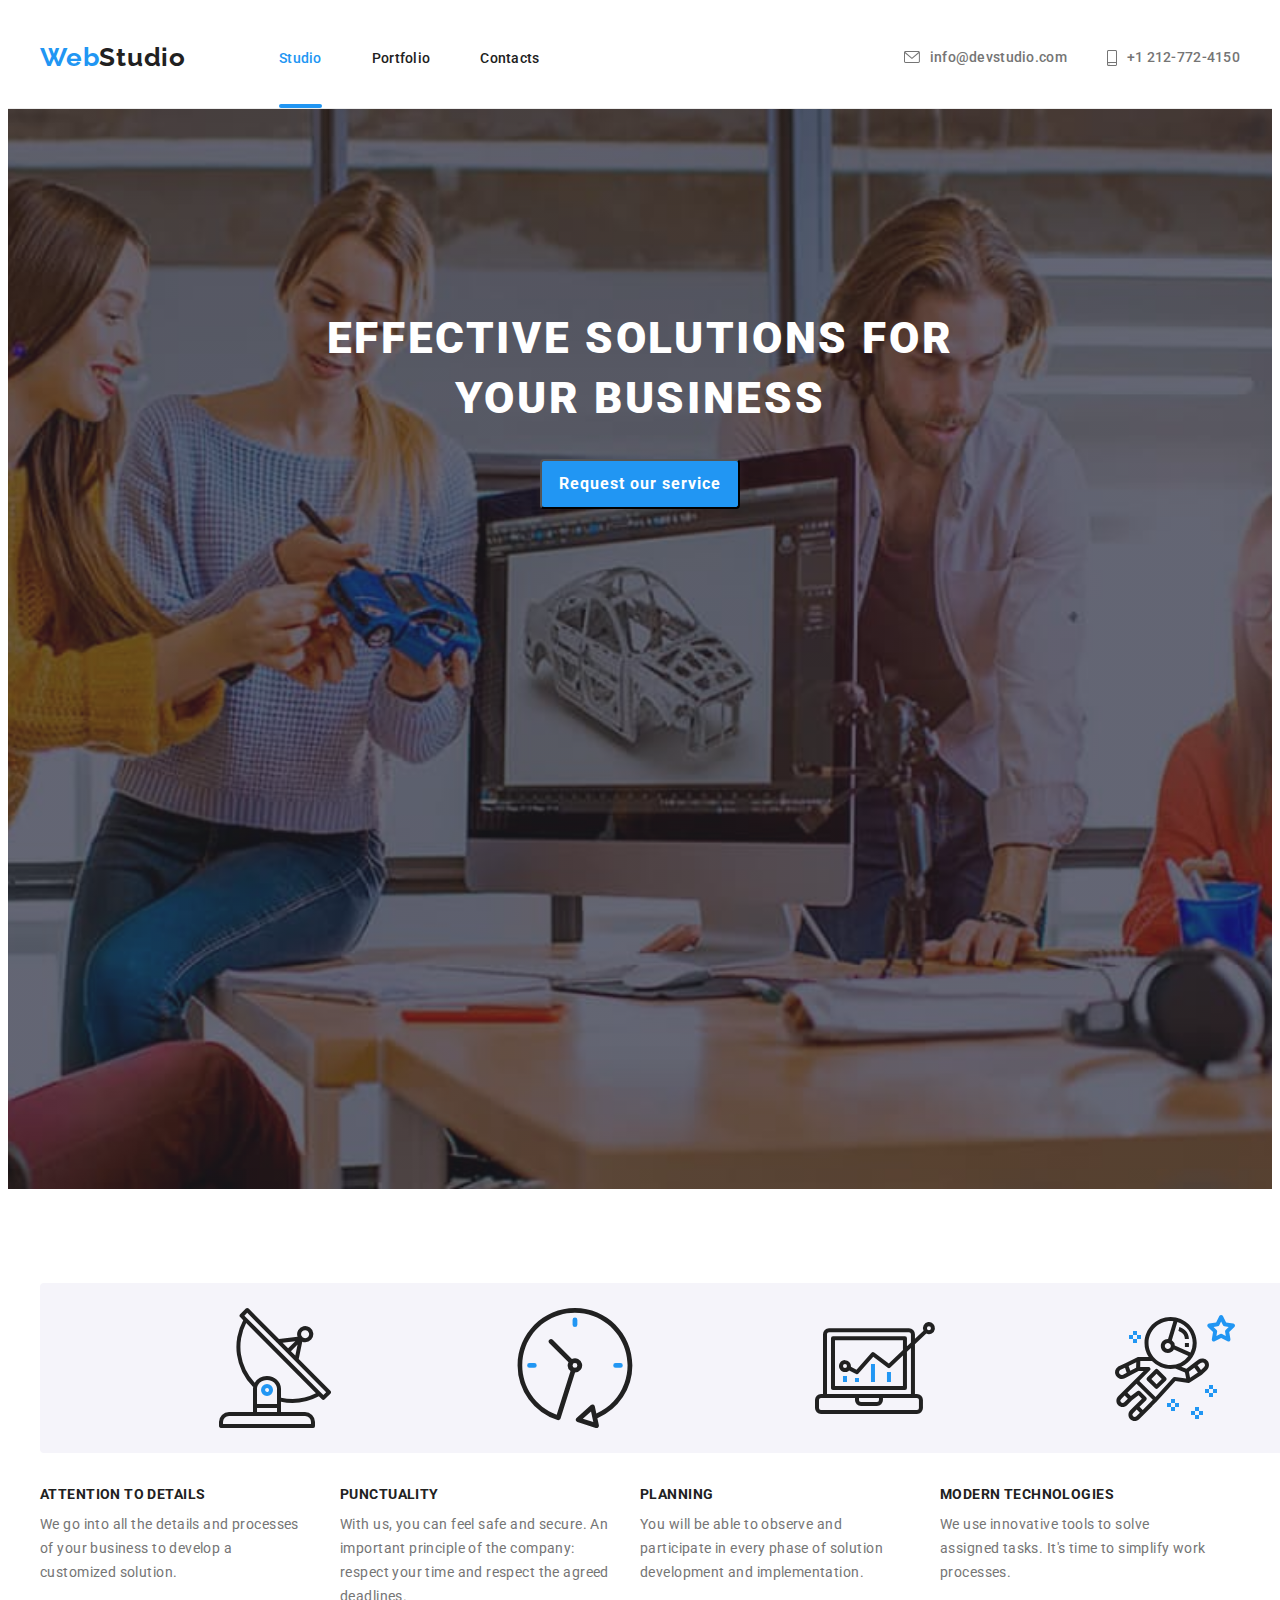
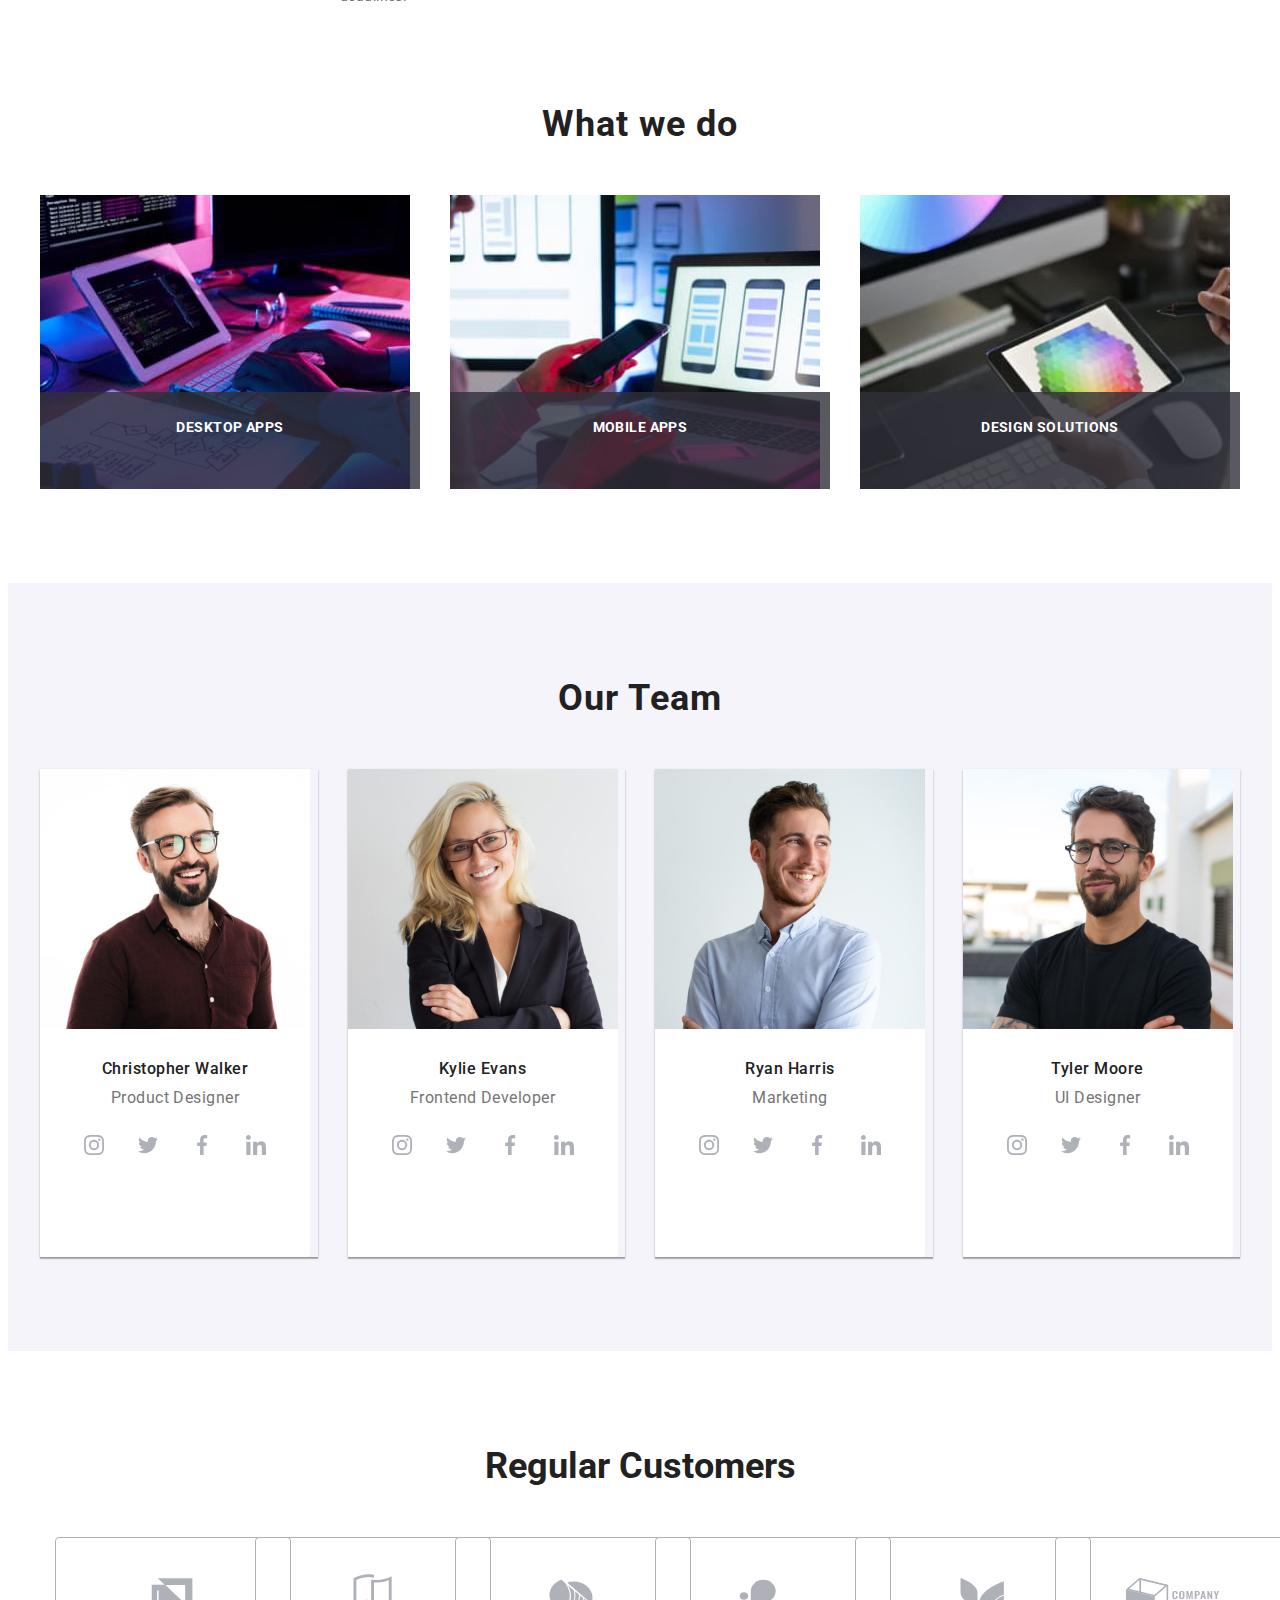
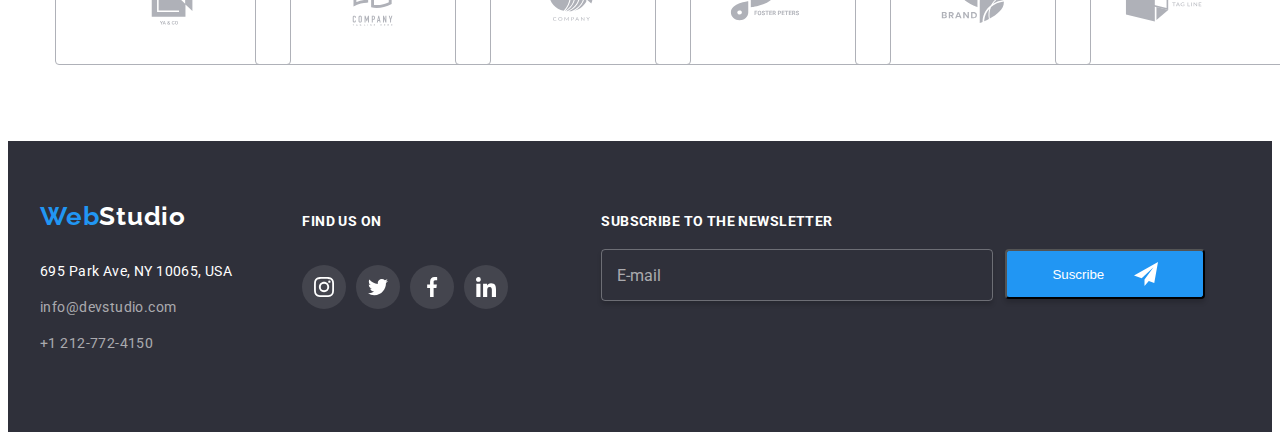
<file: index.html>
<!DOCTYPE html>
<html lang="en">

<head>
    <meta charset="UTF-8">
    <meta http-equiv="X-UA-Compatible" content="IE=edge">
    <meta name="viewport" content="width=device-width, initial-scale=1.0">
    <link rel="preconnect" href="https://fonts.googleapis.com">
    <link rel="preconnect" href="https://fonts.gstatic.com" crossorigin>
    <link href="https://fonts.googleapis.com/css2?family=Raleway:wght@700&family=Roboto:wght@400;500;700;900&display=swap"
        rel="stylesheet">
    <title>WebStudio</title>
    <link rel="stylesheet" href="https://cdnjs.cloudflare.com/ajax/libs/modern-normalize/2.0.0/modern-normalize.min.css"
        integrity="sha512-4xo8blKMVCiXpTaLzQSLSw3KFOVPWhm/TRtuPVc4WG6kUgjH6J03IBuG7JZPkcWMxJ5huwaBpOpnwYElP/m6wg=="
        crossorigin="anonymous" referrerpolicy="no-referrer" />
    <link rel="stylesheet" href="./css/main.min.css">
</head>

<body>

    <header class="header">
        <div class="container">
            <a href="./index.html" class="header__logo logo link">Web<span>Studio</span></a>
        <nav class="nav">
            <ul class="nav__list list">
                <li class="nav__item"><a href="./index.html" class="nav__link link current">Studio</a></li>
                <li class="nav__item"><a href="./portfolio.html" class="nav__link link">Portfolio</a></li>
                <li class="nav__item"><a href="" class="nav__link link">Contacts</a></li>
            </ul>
        </nav>
        <div class="connect">
                <a href="mailto:info@devstudio.com" class="connect__mail link contacts">
                    <svg class="connect__mail" width="16" height="12">
                        <use href="./images/icons.svg#icon-envelope"></use>
                    </svg>
                    info@devstudio.com</a>
                <a href="tel:+12127724150" class="connect__tel link contacts">
                    <svg class="connect__phone" width="10" height="16">
                        <use href="./images/icons.svg#icon-smartphone"></use>
                    </svg>
                    +1 212-772-4150</a>
            </div>
            </div>
    </header>

    <main>
        <section class="hero">
            <div class="container">
            <h1 class="hero__title">Effective solutions for your business</h1>
            <button type="button" class="hero__btn btn" data-modal-open>Request our service</button>
        </div>
        </section>

        <section class="benefits section">
            <div class="container">
                <h2 class="benefits__title title visually-hidden">Our benefits</h2>
            <ul class="benefits__list list">
                <li class="benefits__item">
                    <svg class="benefits__image" width="270" height="120">
                        <use href="./images/icons.svg#icon-antenna"></use>
                    </svg>
                    <h3 class="benefits__title title">Attention to details</h3>
                    <p class="benefits__text text">We go into all the details and processes of your business to develop a customized
                        solution.</p>
                </li>
                <li class="benefits__item">
                    <svg class="benefits__image" width="270" height="120">
                        <use href="./images/icons.svg#icon-clock"></use>
                    </svg>
                    <h3 class="benefits__title title">Punctuality</h3>
                    <p class="benefits__text text">With us, you can feel safe and secure. An important principle of the company: respect
                        your time and respect the agreed deadlines.</p>
                </li>
                <li class="benefits__item">
                    <svg class="benefits__image" width="270" height="120">
                        <use href="./images/icons.svg#icon-diagram"></use>
                    </svg>
                    <h3 class="benefits__title title">Planning</h3>
                    <p class="benefits__text text">You will be able to observe and participate in every phase of solution development and
                        implementation.</p>
                </li>
                <li class="benefits__item">
                    <svg class="benefits__image" width="270" height="120">
                        <use href="./images/icons.svg#icon-astronaut"></use>
                    </svg>
                    <h3 class="benefits__title title">Modern technologies</h3>
                    <p class="benefits__text text">We use innovative tools to solve assigned tasks. It's time to simplify work processes.
                    </p>
                </li>
            </ul>
            </div>
        </section>

        <section class="work">
            <div class="container">
                <h2 class="work__title title">What we do</h2>

            <ul class="work__list list">
                <li class="work__item">
                    <div class="work__top-wrap">
                        <img class="work__link" src="./images/example1.jpg" alt="Coding" width="370">
                        <p class="work__top-text">Desktop apps</p>
                    </div>
                </li>
                <li class="work__item">
                    <div class="work__top-wrap">
                        <img class="work__link" src="./images/example2.jpg" alt="Design" width="370">
                        <p class="work__top-text">Mobile apps</p>
                    </div>
                </li>
                <li class="work__item">
                    <div class="work__top-wrap">
                        <img class="work__link" src="./images/example3.jpg" alt="Mobile version" width="370">
                        <p class="work__top-text">Design solutions</p>
                    </div>
                </li>
            </ul>
            </div>
        </section>

        <section class="team">
            <div class="container">
                <h2 class="team__title title">Our Team</h2>

            <ul class="team__list list">
                <li class="team__item">
                    <img src="./images/product-designer.jpg" alt="Product Designer" width="270">
                    <div class="team-member">
                        <h3 class="team-member__title title">Christopher Walker</h3>
                    <p class="team-member__text text">Product Designer</p>
                    <ul class="soc list">
                        <li class="soc__item">
                            <a href="" class="soc__link link">
                                <svg class="soc__icon" width="20" height="20">
                                    <use href="./images/icons.svg#icon-instagram"></use>
                                </svg>
                            </a>
                        </li>
                        <li class="soc__item">
                            <a href="" class="soc__link link">
                                <svg class="soc__icon" width="20" height="20">
                                    <use href="./images/icons.svg#icon-twitter"></use>
                                </svg>
                            </a>
                        </li>
                        <li class="soc__item">
                            <a href="" class="soc__link link">
                                <svg class="soc__icon" width="20" height="20">
                                    <use href="./images/icons.svg#icon-facebook"></use>
                                </svg>
                            </a>
                        </li>
                        <li class="soc__item">
                            <a href="" class="soc__link link">
                                <svg class="soc__icon" width="20" height="20">
                                    <use href="./images/icons.svg#icon-linkedin"></use>
                                </svg>
                            </a>
                        </li>
                    </ul>
                    </div>
                </li>
                <li class="team__item">
                    <img src="./images/frontend-developer.jpg" alt="Frontend Developer" width="270">
                    <div class="team-member">
                        <h3 class="team-member__title title">Kylie Evans</h3>
                    <p class="team-member__text text">Frontend Developer</p>
                    <ul class="soc list">
                        <li class="soc__item">
                            <a href="" class="soc__link link">
                                <svg class="soc__icon" width="20" height="20">
                                    <use href="./images/icons.svg#icon-instagram"></use>
                                </svg>
                            </a>
                        </li>
                        <li class="soc__item">
                            <a href="" class="soc__link link">
                                <svg class="soc__icon" width="20" height="20">
                                    <use href="./images/icons.svg#icon-twitter"></use>
                                </svg>
                            </a>
                        </li>
                        <li class="soc__item">
                            <a href="" class="soc__link link">
                                <svg class="soc__icon" width="20" height="20">
                                    <use href="./images/icons.svg#icon-facebook"></use>
                                </svg>
                            </a>
                        </li>
                        <li class="soc__item">
                            <a href="" class="soc__link link">
                                <svg class="soc__icon" width="20" height="20">
                                    <use href="./images/icons.svg#icon-linkedin"></use>
                                </svg>
                            </a>
                        </li>
                    </ul>
                    </div>
                </li>
                <li class="team__item">
                    <img src="./images/marketing.jpg" alt="Marketing" width="270">
                    <div class="team-member">
                        <h3 class="team-member__title title">Ryan Harris</h3>
                    <p class="team-member__text text">Marketing</p>
                    <ul class="soc list">
                        <li class="soc__item">
                            <a href="" class="soc__link link">
                                <svg class="soc__icon" width="20" height="20">
                                    <use href="./images/icons.svg#icon-instagram"></use>
                                </svg>
                            </a>
                        </li>
                        <li class="soc__item">
                            <a href="" class="soc__link link">
                                <svg class="soc__icon" width="20" height="20">
                                    <use href="./images/icons.svg#icon-twitter"></use>
                                </svg>
                            </a>
                        </li>
                        <li class="soc__item">
                            <a href="" class="soc__link link">
                                <svg class="soc__icon" width="20" height="20">
                                    <use href="./images/icons.svg#icon-facebook"></use>
                                </svg>
                            </a>
                        </li>
                        <li class="soc__item">
                            <a href="" class="soc__link link">
                                <svg class="soc__icon" width="20" height="20">
                                    <use href="./images/icons.svg#icon-linkedin"></use>
                                </svg>
                            </a>
                        </li>
                    </ul>
                    </div>
                </li>
                <li class="team__item">
                    <img src="./images/ui-designer.jpg" alt="UI Designer" width="270">
                    <div class="team-member">
                        <h3 class="team-member__title title">Tyler Moore</h3>
                    <p class="team-member__text text">UI Designer</p>
                    <ul class="soc list">
                        <li class="soc__item">
                            <a href="" class="soc__link link">
                                <svg class="soc__icon" width="20" height="20">
                                    <use href="./images/icons.svg#icon-instagram"></use>
                                </svg>
                            </a>
                        </li>
                        <li class="soc__item">
                            <a href="" class="soc__link link">
                                <svg class="soc__icon" width="20" height="20">
                                    <use href="./images/icons.svg#icon-twitter"></use>
                                </svg>
                            </a>
                        </li>
                        <li class="soc__item">
                            <a href="" class="soc__link link">
                                <svg class="soc__icon" width="20" height="20">
                                    <use href="./images/icons.svg#icon-facebook"></use>
                                </svg>
                            </a>
                        </li>
                        <li class="soc__item">
                            <a href="" class="soc__link link">
                                <svg class="soc__icon" width="20" height="20">
                                    <use href="./images/icons.svg#icon-linkedin"></use>
                                </svg>
                            </a>
                        </li>
                    </ul>
                    </div>
                </li>
            </ul>
            </div>
        </section>

        <section class="customers">
            <div class="container">
                <h2 class="customers__title">Regular Customers</h2>
                <ul class="customers__list list">
                    <li class="customers__item"><a href="" class="customers__link link">
                            <svg class="customers__icon" width="106" height="60">
                                <use href="./images/icons.svg#icon-logo"></use>
                            </svg>
                        </a></li>
                    <li class="customers__item"><a href="" class="customers__link link">
                            <svg class="customers__icon" width="106" height="60">
                                <use href="./images/icons.svg#icon-logo-1"></use>
                            </svg>
                        </a></li>
                    <li class="customers__item"><a href="" class="customers__link link">
                            <svg class="customers__icon" width="106" height="60">
                                <use href="./images/icons.svg#icon-logo-2"></use>
                            </svg>
                        </a></li>
                    <li class="customers__item"><a href="" class="customers__link link">
                            <svg class="customers__icon" width="106" height="60">
                                <use href="./images/icons.svg#icon-logo-3"></use>
                            </svg>
                        </a></li>
                    <li class="customers__item"><a href="" class="customers__link link">
                            <svg class="customers__icon" width="106" height="60">
                                <use href="./images/icons.svg#icon-logo-4"></use>
                            </svg>
                        </a></li>
                    <li class="customers__item"><a href="" class="customers__link link">
                            <svg class="customers__icon" width="106" height="60">
                                <use href="./images/icons.svg#icon-logo-5"></use>
                            </svg>
                        </a></li>
                </ul>
            </div>
        </section>

    </main>

    <footer class="footer">
        <div class="container">
            <div class="footer__address">
                <a href="./index.html" class="footer__logo logo link">Web<span>Studio</span></a>
                
                <address class="address">
                    <ul class="address__list list">
                        <li class="address__item"><a href="https://goo.gl/maps/vbvBNtVyRsB4Z6VEA?coh=178573&entry=tt" target="_blank"
                                rel="noopener nofollow noreferrer" class="address__link link">695 Park Ave, NY 10065, USA
                        </li>
                        <li class="address__item"><a href="mailto:info@devstudio.com"
                                class="address__link link address__contacts">info@devstudio.com</a></li>
                        <li class="address__item"><a href="tel:+12127724150" class="address__link link address__contacts">+1 212-772-4150</a>
                        </li>
                        </ul>
                        </address>
            </div>
            <div class="footer-find-us">
                <h3 class="footer-find-title">Find us on</h3>
                <ul class="footer-soc-list list">
                    <li class="footer-soc-item">
                        <a href="" class="footer-soc-link link">
                            <svg class="footer-soc-icon" width="20" height="20">
                            <use href="./images/icons.svg#icon-instagram"></use>
                        </svg>
                    </a>
                </li>
                <li class="footer-soc-item">
                    <a href="" class="footer-soc-link link">
                        <svg class="footer-soc-icon" width="20" height="20">
                            <use href="./images/icons.svg#icon-twitter"></use>
                        </svg>
                    </a>
                </li>
                <li class="footer-soc-item">
                    <a href="" class="footer-soc-link link">
                        <svg class="footer-soc-icon" width="20" height="20">
                            <use href="./images/icons.svg#icon-facebook"></use>
                        </svg>
                    </a>
                </li>
                <li class="footer-soc-item">
                    <a href="" class="footer-soc-link link">
                        <svg class="footer-soc-icon" width="20" height="20">
                            <use href="./images/icons.svg#icon-linkedin"></use>
                        </svg>
                    </a>
                </li>
            </ul>
        </div>
        <div class="footer-subscribe">
            <p class="footer-subscribe-text">Subscribe to the newsletter</p>
            <div class="footer-form-field">
                
                <input class="footer-form-input" type="email" name="mail" id="mail" placeholder=" " data-placeholder="email@mail.com" />

                <label for="mail" class="footer-form-label">E-mail</label>
                
            </div>

        </div>
        <button type="submit" class="footer-subscribe-btn btn"><span class="footer-btn-span span">Suscribe
        </span>
        <svg width="24" height="24">
                        <use href="./images/icons.svg#icon-send"></use>
                    </svg>
        </button>
        </div>
    </footer>


    <!-- ------------------MODAL------------------------- -->

<div class="backdrop is-hidden" data-modal>
    <div class="modal">
        <button type="button" class="modal-close-btn" data-modal-close>
            <svg width="20" height="20">
                <use href="./images/icons.svg#icon-close-modal"></use>
            </svg>
        </button>   

<p class="modal-title">Leave your information and we'll call you back</p>
<div class="modal-field">
    <form>
        <div class="modal-field">
            <label for="user-name" class="modal-label">Name</label>

            <div class="input-wrap">
                <input type="text" class="modal-input" name="user-name" placeholder=" " id="user-name"
                    minlenghth="2">
                <svg class="modal-icon" width="18" height="18">
                    <use href="./images/icons.svg#icon-person"></use>
                </svg>
            </div>

        </div>

        <div class="modal-field">
            <label for="user-tel" class="modal-label">Telephone</label>

            <div class="input-wrap">
                <input type="tel" class="modal-input" name="user-tel" placeholder=" " required id="user-tel">
                <svg class="modal-icon" width="18" height="18">
                    <use href="./images/icons.svg#icon-phone"></use>
                </svg>
            </div>

        </div>

        <div class="modal-field">
            <label for="user-mail" class="modal-label">E-mail</label>

            <div class="input-wrap">
                <input type="email" class="modal-input" name="user-mail" id="user-mail" placeholder=" ">
                <svg class="modal-icon" width="18" height="18">
                    <use href="./images/icons.svg#icon-email"></use>
                </svg>
            </div>

        </div>

        <div class="modal-field">
            <label for="user-text" class="modal-label">Comments</label>
            <textarea name="user-text" id="user-text" class="modal-text" placeholder="Enter the text"></textarea>

        </div>

        <div class="modal-field">
            <input type="checkbox" name="privacy" value="true" class="modal-check visually-hidden" id="privacy">
            <label for="privacy" class="check-text">
                <span>
                    <!-- <svg class="check-icon" width="16" height="15">
                        <use href="./images/icons.svg#icon-check"></use>
                    </svg> -->
                </span>
                I agree with the newsletter and accept the Terms and Conditions</label>
        </div>

        <button type="submit" class="modal-button">Send</button>
    </form>
</div>

    </div>
</div>

<script src="./js/modal.js"></script>

</body>

</html>
</file>
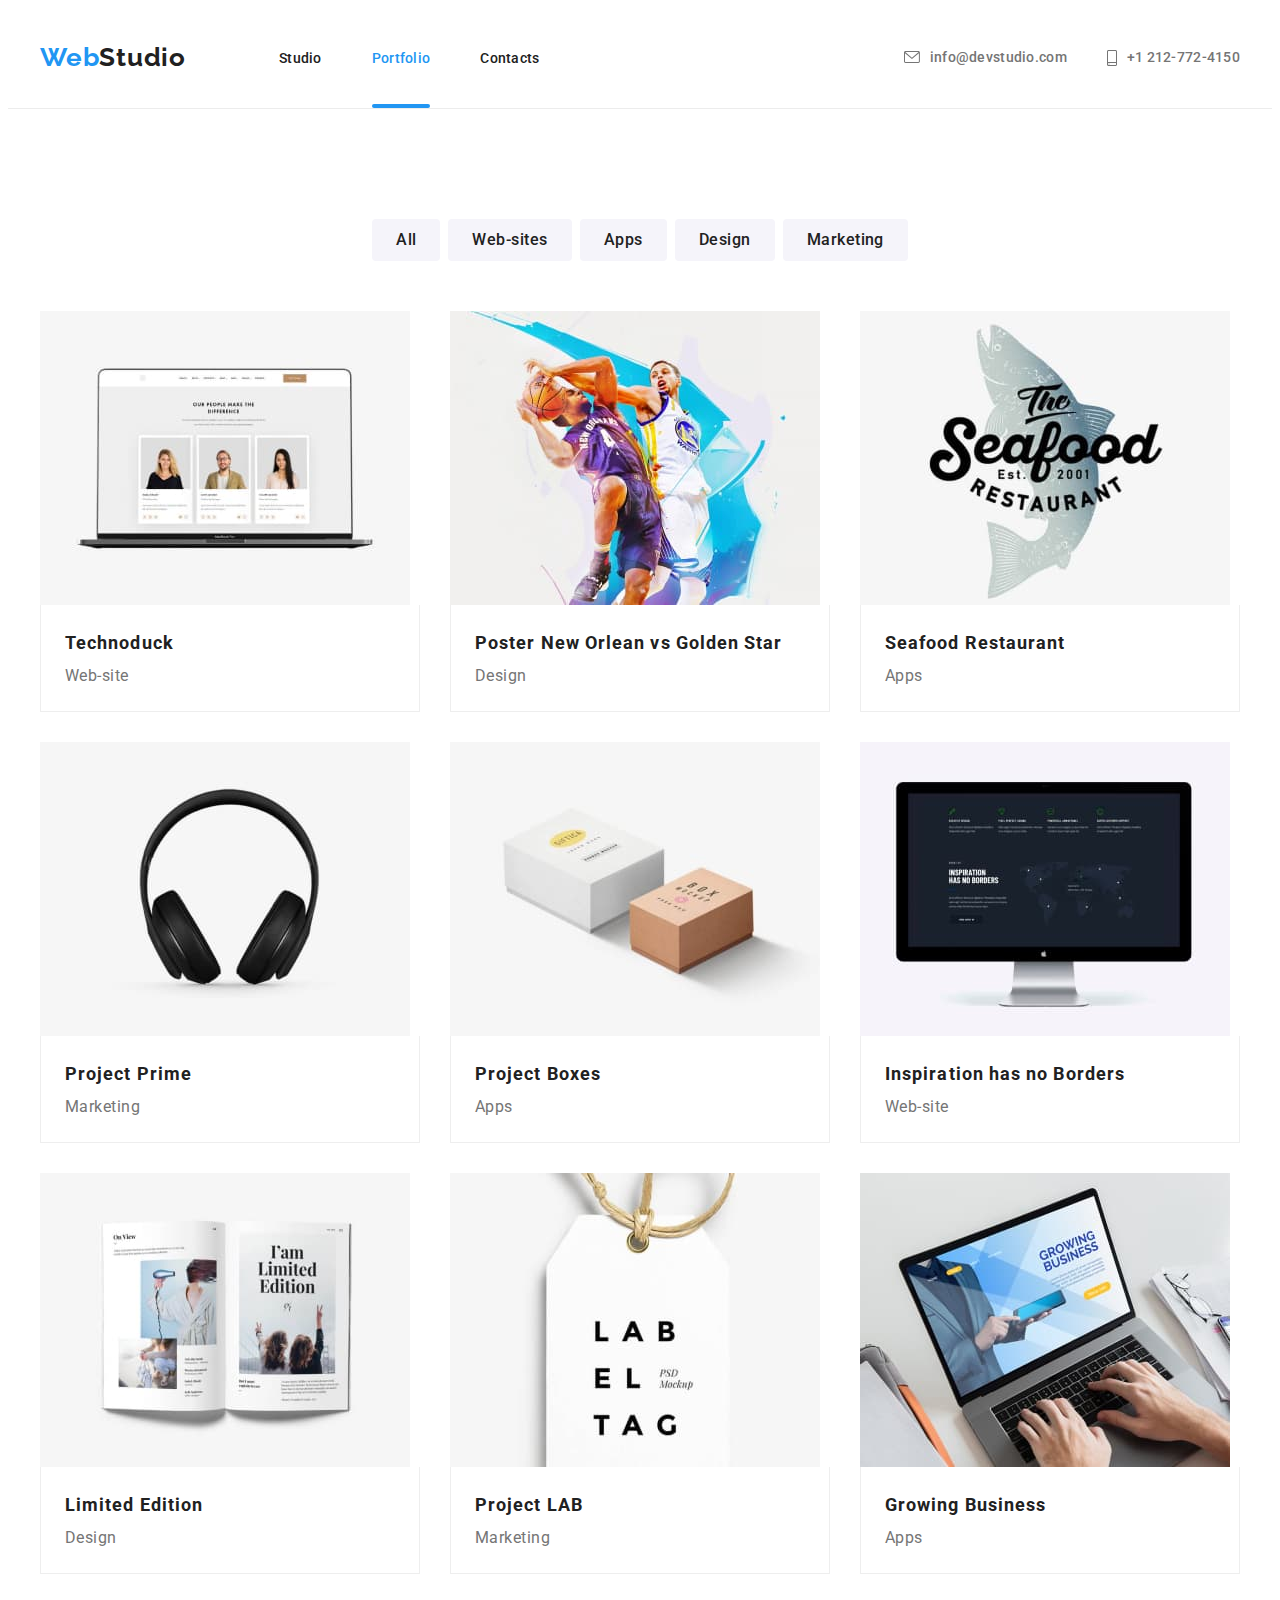
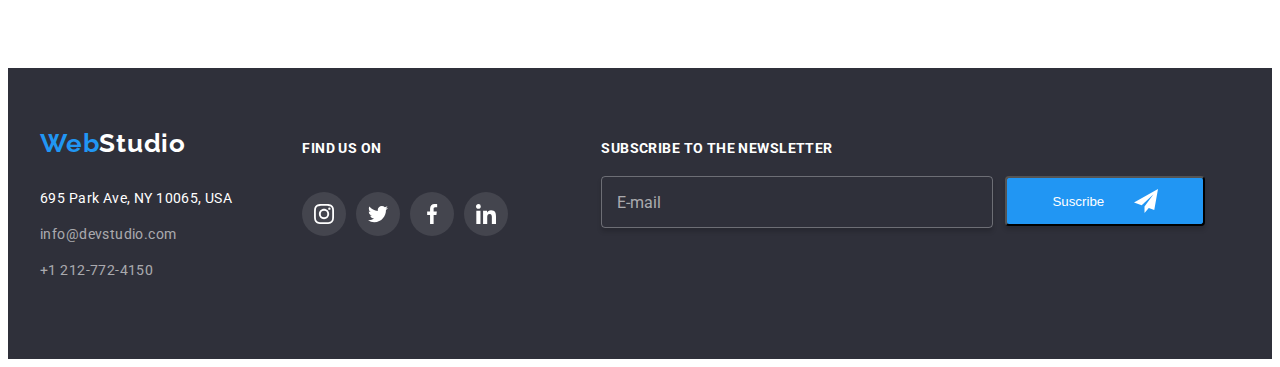
<file: portfolio.html>
<!DOCTYPE html>
<html lang="en">

<head>
    <meta charset="UTF-8">
    <meta http-equiv="X-UA-Compatible" content="IE=edge">
    <meta name="viewport" content="width=device-width, initial-scale=1.0">
    <link rel="preconnect" href="https://fonts.googleapis.com">
    <link rel="preconnect" href="https://fonts.gstatic.com" crossorigin>
    <link href="https://fonts.googleapis.com/css2?family=Raleway:wght@700&family=Roboto:wght@400;500;700;900&display=swap"
        rel="stylesheet">
    <title>Portfolio</title>
    <link rel="stylesheet" href="https://cdnjs.cloudflare.com/ajax/libs/modern-normalize/2.0.0/modern-normalize.min.css"
        integrity="sha512-4xo8blKMVCiXpTaLzQSLSw3KFOVPWhm/TRtuPVc4WG6kUgjH6J03IBuG7JZPkcWMxJ5huwaBpOpnwYElP/m6wg=="
        crossorigin="anonymous" referrerpolicy="no-referrer" />
    <link rel="stylesheet" href="./css/main.min.css">
</head>

<body>

    <header class="header">
        <div class="container">
            <a href="./index.html" class="header__logo  logo link">Web<span>Studio</span></a>
            <nav class="nav">
                <ul class="nav__list list">
                    <li class="nav__item"><a href="./index.html" class="nav__link link">Studio</a></li>
                    <li class="nav__item"><a href="./portfolio.html" class="nav__link link current">Portfolio</a></li>
                    <li class="nav__item"><a href="" class="nav__link link">Contacts</a></li>
                </ul>
            </nav>
        <div class="connect">
            <a href="mailto:info@devstudio.com" class="connect__mail link contacts">
                <svg class="connect__mail" width="16" height="12">
                    <use href="./images/icons.svg#icon-envelope"></use>
                </svg>
                info@devstudio.com</a>
            <a href="tel:+12127724150" class="connect__tel link contacts">
                <svg class="connect__phone" width="10" height="16">
                    <use href="./images/icons.svg#icon-smartphone"></use>
                </svg>
                +1 212-772-4150</a>
        </div>
        </div>
    </header>

    <main>

        <!-- Projects -->
        <section class="projects">
        
            <div class="filter">
                <div class="container">
                    <h1 class="filter__title visually-hidden">Projects</h1>
            <ul class="filter__list list">
                <li class="filter__item"><button type="button" class="filter__btn btn">All</button></li>
                <li class="filter__item"><button type="button" class="filter__btn btn">Web-sites</button></li>
                <li class="filter__item"><button type="button" class="filter__btn btn">Apps</button></li>
                <li class="filter__item"><button type="button" class="filter__btn btn">Design</button></li>
                <li class="filter__item"><button type="button" class="filter__btn btn">Marketing</button></li>
            </ul>
            </div>
            </div>
            <div class="container">
            <ul class="projects__list list">
                <li class="projects__item">
                    <a href="" class="projects__link link">
                        <div class="projects__top-wrap">
                            <img src="./images/technoduck.jpg" alt="Laptop with photos" width="370">
                            <p class="projects__hidden-text">Technoduck is a state-of-the-art coronavirus distribution platform. Companies use this
                                platform for digital espionage
                                and attacks on competitors' secure servers.</p>
                            </div>
                        <div class="project-example">
                            <h2 class="project-example__title title">Technoduck</h2>
                            <p class="project-example__text text">Web-site</p>
                        </div>
                    </a>
                </li>
                <li class="projects__item">
                    <div class="projects__top-wrap"><img src="./images/new-orlean.jpg" alt="Two basketball players" width="370">
                        <p class="projects__hidden-text">Technoduck is a state-of-the-art coronavirus distribution platform. Companies use
                            this
                            platform for digital espionage
                            and attacks on competitors' secure servers.</p>
                    </div>
                    <div class="project-example">
                        <h2 class="project-example__title title">Poster New Orlean vs Golden Star</h2>
                    <p class="project-example__text text">Design</p>
                </div>
                </li>
                <li class="projects__item">
                    <div class="projects__top-wrap"><img src="./images/seafood-restaurant.jpg" alt="Restaurant and a fish" width="370">
                        <p class="projects__hidden-text">Technoduck is a state-of-the-art coronavirus distribution platform. Companies use
                            this
                            platform for digital espionage
                            and attacks on competitors' secure servers.</p>
                    </div>
                    <div class="project-example">
                        <h2 class="project-example__title title">Seafood Restaurant</h2>
                    <p class="project-example__text text">Apps</p>
                </div>
                </li>
                <li class="projects__item">
                    <div class="projects__top-wrap"><img src="./images/project-prime.jpg" alt="Headphone" width="370">
                        <p class="projects__hidden-text">Technoduck is a state-of-the-art coronavirus distribution platform. Companies use
                            this
                            platform for digital espionage
                            and attacks on competitors' secure servers.</p>
                    </div>
                    <div class="project-example">
                        <h2 class="project-example__title title">Project Prime</h2>
                    <p class="project-example__text text">Marketing</p>
                </div>
                </li>
                <li class="projects__item">
                    <div class="projects__top-wrap"><img src="./images/project-boxes.jpg" alt="Two boxes" width="370">
                        <p class="projects__hidden-text">Technoduck is a state-of-the-art coronavirus distribution platform. Companies use
                            this
                            platform for digital espionage
                            and attacks on competitors' secure servers.</p>
                    </div>
                    <div class="project-example">
                        <h2 class="project-example__title title">Project Boxes</h2>
                    <p class="project-example__text text">Apps</p>
                </div>
                </li>
                <li class="projects__item">
                    <div class="projects__top-wrap"><img src="./images/inspiration.jpg" alt="Display with map and text" width="370">
                        <p class="projects__hidden-text">Technoduck is a state-of-the-art coronavirus distribution platform. Companies use
                            this
                            platform for digital espionage
                            and attacks on competitors' secure servers.</p>
                    </div>
                    <div class="project-example">
                        <h2 class="project-example__title title">Inspiration has no Borders</h2>
                    <p class="project-example__text text">Web-site</p>
                </div>
                </li>
                <li class="projects__item">
                    <div class="projects__top-wrap"><img src="./images/limited-edition.jpg" alt="Magazine" width="370">
                        <p class="projects__hidden-text">Technoduck is a state-of-the-art coronavirus distribution platform. Companies use
                            this
                            platform for digital espionage
                            and attacks on competitors' secure servers.</p>
                    </div>
                    <div class="project-example">
                        <h2 class="project-example__title title">Limited Edition</h2>
                    <p class="project-example__text text">Design</p>
                </div>
                </li>
                <li class="projects__item">
                    <div class="projects__top-wrap"><img src="./images/project-lab.jpg" alt="Label" width="370">
                        <p class="projects__hidden-text">Technoduck is a state-of-the-art coronavirus distribution platform. Companies use
                            this
                            platform for digital espionage
                            and attacks on competitors' secure servers.</p>
                    </div>
                    <div class="project-example">
                        <h2 class="project-example__title title">Project LAB</h2>
                    <p class="project-example__text text">Marketing</p>
                </div>
                </li>
                <li class="projects__item">
                    <div class="projects__top-wrap">
                        <img src="./images/growing-business.jpg" alt="Hands on Laptop" width="370">
                        <p class="projects__hidden-text">Technoduck is a state-of-the-art coronavirus distribution platform. Companies use this
                            platform for digital espionage
                            and attacks on competitors' secure servers.</p>
                        </div>
                    <div class="project-example">
                        <h2 class="project-example__title title">Growing Business</h2>
                    <p class="project-example__text text">Apps</p>
                </div>
                </li>
            </ul>
            </div>
        </section>

    </main>

<footer class="footer">
    <div class="container">
        <div class="footer__address">
            <a href="./index.html" class="footer__logo logo link">Web<span>Studio</span></a>

            <address class="address">
                <ul class="address__list list">
                    <li class="address__item"><a href="https://goo.gl/maps/vbvBNtVyRsB4Z6VEA?coh=178573&entry=tt"
                            target="_blank" rel="noopener nofollow noreferrer" class="address__link link">695 Park Ave,
                            NY 10065, USA
                    </li>
                    <li class="address__item"><a href="mailto:info@devstudio.com"
                            class="address__link link address__contacts">info@devstudio.com</a></li>
                    <li class="address__item"><a href="tel:+12127724150" class="address__link link address__contacts">+1
                            212-772-4150</a>
                    </li>
                </ul>
            </address>
        </div>
        <div class="footer-find-us">
            <h3 class="footer-find-title">Find us on</h3>
            <ul class="footer-soc-list list">
                <li class="footer-soc-item">
                    <a href="" class="footer-soc-link link">
                        <svg class="footer-soc-icon" width="20" height="20">
                            <use href="./images/icons.svg#icon-instagram"></use>
                        </svg>
                    </a>
                </li>
                <li class="footer-soc-item">
                    <a href="" class="footer-soc-link link">
                        <svg class="footer-soc-icon" width="20" height="20">
                            <use href="./images/icons.svg#icon-twitter"></use>
                        </svg>
                    </a>
                </li>
                <li class="footer-soc-item">
                    <a href="" class="footer-soc-link link">
                        <svg class="footer-soc-icon" width="20" height="20">
                            <use href="./images/icons.svg#icon-facebook"></use>
                        </svg>
                    </a>
                </li>
                <li class="footer-soc-item">
                    <a href="" class="footer-soc-link link">
                        <svg class="footer-soc-icon" width="20" height="20">
                            <use href="./images/icons.svg#icon-linkedin"></use>
                        </svg>
                    </a>
                </li>
            </ul>
        </div>
        <div class="footer-subscribe">
            <p class="footer-subscribe-text">Subscribe to the newsletter</p>
            <div class="footer-form-field">

                <input class="footer-form-input" type="email" name="mail" id="mail" placeholder=" "
                    data-placeholder="email@mail.com" />

                <label for="mail" class="footer-form-label">E-mail</label>

            </div>

        </div>
        <button type="submit" class="footer-subscribe-btn btn"><span class="footer-btn-span span">Suscribe
            </span>
            <svg width="24" height="24">
                <use href="./images/icons.svg#icon-send"></use>
            </svg>
        </button>
    </div>
</footer>

</body>

</html>
</file>
<file: css/main.min.css>
:root{--main-text-color: #757575;--main-title-color: #212121;--main-btn-color: #212121;--main-logo-color: #2196F3;--main-bg-color: #2F303A;--second-bg-color: #C4C4C4;--second-title-color: #FFFFFF;--second-btn-color: #FFFFFF;--accent-color: #2196F3;--main-soc-color: #AFB1B8;--main-gap: 30px;--main-filter-gap: 8px}p,h1,h2,h3,h4,h5,h6{margin:0}img{display:block}.btn{cursor:pointer}body{font-family:"Roboto",sans-serif}.list{list-style:none;padding:0}.link{text-decoration:none}section{margin:0;padding-top:94px;padding-bottom:94px}.link:hover,.link:focus{color:var(--accent-color);transition:color 250ms cubic-bezier(0.4, 0, 0.2, 1)}.text{color:var(--main-text-color)}.visually-hidden{position:absolute;width:1px;height:1px;margin:-1px;border:0;padding:0;white-space:nowrap;clip-path:inset(50%);clip:rect(0 0 0 0);overflow:hidden}.container{width:1200px;margin:0 auto;padding-left:15px;padding-right:15px}.logo{font-family:"Raleway",sans-serif;font-style:normal;font-weight:700;font-size:26px;letter-spacing:.03em;color:var(--main-logo-color)}.title{color:var(--main-title-color);font-weight:700;letter-spacing:.03em}.soc__item{width:44px;height:44px;margin-right:10px}.soc__item:last-child{margin-right:0}.soc__link{width:100%;height:100%;border-radius:50%;display:flex;align-items:center;justify-content:center;color:var(--main-soc-color);margin-top:16px}.soc{padding-left:0;display:flex;justify-content:center}.soc__icon{fill:currentColor}.soc__link:hover,.soc__link:focus{background-color:var(--accent-color);color:var(--second-btn-color);transition:color 250ms cubic-bezier(0.4, 0, 0.2, 1),background-color 250ms cubic-bezier(0.4, 0, 0.2, 1)}.backdrop{width:100%;height:100%;background-color:rgba(25,28,38,.476);position:fixed;top:0;transition:opacity 300ms,visibility 300ms}.backdrop.is-hidden .modal{transform:translate(-50%, -50%) scale(0) rotate(180deg)}.modal{width:500px;min-height:600px;background-color:var(--second-title-color);border-radius:5px;position:absolute;top:50%;left:50%;transform:translate(-50%, -50%) scale(1) rotate(0);transition:transform 300ms;padding:40px}.modal-close-btn{width:30px;height:30px;display:flex;justify-content:center;align-items:center;border:1px solid rgba(0,0,0,.1);border-radius:50%;background-color:rgba(0,0,0,0);position:absolute;top:10px;right:10px}.modal-close-btn:hover,.modal-close-btn:focus{fill:var(--accent-color)}.no-scroll{overflow:hidden}.modal-title{text-align:center;font-size:20px;font-weight:700;margin-bottom:12px}.modal-field{margin-bottom:10px}.input-wrap{position:relative}.modal-icon{position:absolute;left:12px;top:50%;transform:translateY(-50%);fill:var(--main-title-color);margin-right:12px}.modal-input{padding:0;width:100%;height:40px;border-radius:4px;border:1px solid rgba(33,33,33,.2);padding-left:42px;outline:none}.modal-input:focus,.modal-text:focus{border-color:var(--accent-color)}.modal-input:focus+.modal-icon{fill:var(--accent-color)}.modal-text::placeholder{color:rgba(117,117,117,.5);font-size:12px}.modal-label{font-size:12px;color:var(--main-text-color);margin-bottom:4px;display:block}.modal-text{padding:12px 16px;width:100%;height:100px;border:1px solid rgba(33,33,33,.2);border-radius:5px;resize:none}.check-text{color:var(--main-text-color);font-size:14px;display:flex}.check-icon{fill:rgba(0,0,0,0)}.modal-check:checked+.check-text span{background-color:var(--accent-color);border:none}.modal-check:checked+.check-text .check-icon{fill:var(--main-btn-color)}.modal-check:focus+.check-text span{border-color:var(--accent-color)}.check-text::before{content:"";width:16px;height:15px;border:2px solid #090b13;border-radius:3px;margin-left:12px;margin-right:5px}.modal-check:checked+.check-text::before{background-color:var(--accent-color);background-image:url(../images/check.svg);border:none;background-repeat:no-repeat;background-size:contain;background-position:center}.modal-check:focus+.check-text::before{border-color:var(--accent-color)}.modal-button{display:block;width:200px;height:50px;margin-left:auto;margin-right:auto;border:rgba(0,0,0,0);color:var(--second-btn-color);border-radius:4px;background:#188ce8;box-shadow:0px 4px 4px 0px rgba(0,0,0,.15)}.is-hidden{visibility:hidden;opacity:0;pointer-events:none}.header{padding-top:24px;padding-bottom:25px;border-bottom:1px solid #ececec}.header .container{display:flex;align-items:center}.nav__list{display:flex}.nav__item:not(:last-child){margin-right:50px}.header__logo{margin-right:93px;line-height:1.26}.nav__link{font-weight:500;font-size:14px;line-height:1.14;letter-spacing:.02em;color:var(--main-title-color)}.nav__link.current{position:relative;color:var(--accent-color)}.nav__link.current::after{content:"";position:absolute;width:100%;height:4px;background-color:var(--accent-color);border-radius:2px;left:0;bottom:-42px}.header__logo span{color:var(--main-title-color)}.connect{margin-left:auto;display:flex;align-items:center}.contacts{font-weight:500;font-size:14px;line-height:1.14;letter-spacing:.02em;color:var(--main-text-color);display:flex;align-items:center}.connect__mail,.connect__phone{fill:currentColor;margin-right:10px}.contacts:not(:last-child){margin-right:40px}.hero{background-color:var(--second-bg-color);background-image:linear-gradient(to right, rgba(47, 48, 58, 0.4), rgba(47, 48, 58, 0.4)),url(../images/hero-bg.jpg);height:600px;max-width:1600px;padding-top:200px;padding-bottom:280px;margin-left:auto;margin-right:auto;background-repeat:no-repeat;background-size:cover;background-position:center}.hero__title{margin-bottom:30px;margin-left:auto;margin-right:auto;max-width:696px;font-weight:900;font-size:44px;line-height:1.36;text-align:center;letter-spacing:.06em;text-transform:uppercase;color:var(--second-title-color)}.hero__btn{min-width:200px;height:50px;margin:auto;background-color:var(--accent-color);font-family:inherit;font-weight:700;font-size:16px;line-height:1.88;display:block;align-items:center;text-align:center;letter-spacing:.06em;color:var(--second-btn-color);border-radius:4px}.benefits{padding-bottom:0}.benefits__list{padding:0;margin:0;list-style:none;display:flex;flex-wrap:wrap;margin-left:calc(-1*var(--main-gap));margin-top:calc(-1*var(--main-gap))}.benefits__list>.benefits__item{flex-basis:calc(25% - var(--main-gap));margin-left:var(--main-gap);margin-top:var(--main-gap)}.benefits__item{max-width:270px}.benefits__image{background-color:#f5f4fa;padding:25px 100px;margin-bottom:30px;border-radius:4px}.benefits__title{margin-bottom:10px;font-size:14px;line-height:1.14;text-transform:uppercase}.benefits__text{font-size:14px;line-height:1.71;letter-spacing:.03em}.work__title{font-size:36px;line-height:1.17;text-align:center;margin-bottom:50px}.work__list{padding:0;margin:0;list-style:none;display:flex;flex-wrap:wrap;margin-left:calc(-1*var(--main-gap));margin-top:calc(-1*var(--main-gap))}.work__list>.work__item{flex-basis:calc(33.3333333333% - var(--main-gap));margin-left:var(--main-gap);margin-top:var(--main-gap)}.work__top-wrap{position:relative}.work__top-text{position:absolute;bottom:0;padding-top:27px;width:100%;height:70px;background-color:rgba(47,48,58,.8);color:#fff;justify-content:center;text-align:center;font-size:14px;font-style:normal;font-weight:700;letter-spacing:.42px;text-transform:uppercase}.team{background-color:#f5f4fa}.team__title{font-size:36px;line-height:1.17;text-align:center;margin-bottom:50px}.team__list{padding:0;margin:0;list-style:none;display:flex;flex-wrap:wrap;margin-left:calc(-1*var(--main-gap));margin-top:calc(-1*var(--main-gap))}.team__item{box-shadow:0px 2px 1px 0px rgba(0,0,0,.2),0px 1px 1px 0px rgba(0,0,0,.14),0px 1px 3px 0px rgba(0,0,0,.12)}.team__list>.team__item{flex-basis:calc(25% - var(--main-gap));margin-left:var(--main-gap);margin-top:var(--main-gap)}.team-member{background-color:var(--second-title-color);width:270px;height:168px;padding-top:30px;padding-bottom:30px;border-radius:0px 0px 4px 4px}.team-member__title{font-weight:500;font-size:16px;line-height:1.19;text-align:center;margin-bottom:10px}.team-member__text{font-size:16px;line-height:1.19;text-align:center;letter-spacing:.03em}.customers__title{font-size:36px;line-height:1.17;text-align:center;margin-bottom:50px;color:var(--main-title-color)}.customers__item{width:170px;height:92;margin-right:var(--main-gap)}.customers__item:last-child{margin-right:0}.customers__link{width:100%;height:100%;display:flex;align-items:center;justify-content:center;color:#afb1b8;border-radius:4px;border:1px solid #afb1b8;padding:16px 32px}.customers__list{padding-left:0;display:flex;justify-content:center}.customers__icon{fill:currentColor}.customers__link:hover,.customers__link:focus{color:var(--accent-color);border-color:var(--accent-color);transition:color 250ms cubic-bezier(0.4, 0, 0.2, 1),border-color 250ms cubic-bezier(0.4, 0, 0.2, 1)}.footer{background-color:var(--main-bg-color);padding-top:60px;padding-bottom:60px}.footer>.container{display:flex}.footer__logo{line-height:1.19}.footer__address{margin-right:70px}.footer__logo span{color:var(--second-title-color)}.address__link{font-style:normal;font-size:14px;line-height:1.71;letter-spacing:.03em;color:var(--second-title-color)}.address__contacts{font-style:normal;font-weight:400;font-size:14px;line-height:1.71;letter-spacing:.03em;color:rgba(255,255,255,.6)}.address__item:nth-child(1){margin-top:28px}.address__item:not(last-child){margin-bottom:12px}.footer-find-title{color:var(--second-title-color);font-size:14px;letter-spacing:.42px;text-transform:uppercase;padding-top:12px;margin-bottom:20px}.footer-soc-item{width:44px;height:44px;margin-right:10px}.footer-soc-item:last-child{margin-right:0}.footer-soc-link{width:100%;height:100%;border-radius:50%;display:flex;align-items:center;justify-content:center;background-color:rgba(255,255,255,.1);color:var(--second-btn-color);margin-top:16px}.footer-soc-list{padding-left:0;display:flex;justify-content:center}.footer-soc-icon{fill:currentColor}.footer-soc-link:hover,.footer-soc-link:focus{background-color:var(--accent-color);color:var(--second-btn-color);transition:color 250ms cubic-bezier(0.4, 0, 0.2, 1),background-color 250ms cubic-bezier(0.4, 0, 0.2, 1)}.footer-subscribe{margin-left:93px}.footer-subscribe-text{color:var(--second-title-color);font-size:14px;font-weight:700;letter-spacing:.42px;text-transform:uppercase;padding-top:12px;margin-bottom:20px}.footer-form-field{display:flex;flex-direction:column;position:relative}.footer-form-label{position:absolute;top:50%;margin-left:16px;transform:translateY(-50%);color:rgba(255,255,255,.6);transition:transform 250ms cubic-bezier(0.4, 0, 0.2, 1)}.footer-form-input{width:358px;height:50px;padding:0 16px;border-radius:4px;border:1px solid rgba(255,255,255,.3);background:rgba(33,150,243,0);box-shadow:0px 4px 4px 0px rgba(0,0,0,.15);color:rgba(255,255,255,.6);transition:border-color 350ms cubic-bezier(0.4, 0, 0.2, 1)}.footer-form-input:focus+.footer-form-label,.footer-form-input:not(:placeholder-shown)+.footer-form-label{color:var(--accent-color);transform:translate(-150%, -50%);border-color:var(--accent-color)}.footer-form-input:hover,.footer-form-input:focus,.footer-form-input:not(:placeholder-shown){border-color:var(--accent-color)}.footer-subscribe-btn{margin-left:12px;padding:0;width:200px;height:50px;margin-top:48px;border-radius:4px;background:var(--main-logo-color);box-shadow:0px 4px 4px 0px rgba(0,0,0,.15);color:var(--second-btn-color);display:flex;align-items:center;justify-content:center}.footer-subscribe-btn span{margin-right:30px}.filter{margin-bottom:50px}.filter__list{display:flex;justify-content:center;margin-bottom:50px}.filter__item:not(:last-child){margin-right:var(--main-filter-gap)}.filter__btn{padding:6px 22px;border-radius:4px;font-family:inherit;background-color:#f5f4fa;font-weight:500;font-size:16px;line-height:1.62;text-align:center;letter-spacing:.03em;color:var(--main-btn-color);border-color:rgba(0,0,0,0)}.filter__btn:hover,.filter__btn:focus{background-color:var(--accent-color);color:var(--second-btn-color);box-shadow:0px 2px 2px 0px rgba(0,0,0,.12),0px 1px 2px 0px rgba(0,0,0,.08),0px 3px 1px 0px rgba(0,0,0,.1)}.projects__list{padding:0;margin:0;list-style:none;display:flex;flex-wrap:wrap;margin-left:calc(-1*var(--main-gap));margin-top:calc(-1*var(--main-gap))}.projects__list>.projects__item{flex-basis:calc(33.3333333333% - var(--main-gap));margin-left:var(--main-gap);margin-top:var(--main-gap)}.projects__item{box-sizing:var(--main-gap);transition:box-shadow 250ms cubic-bezier(0.4, 0, 0.2, 1)}.projects__item:hover,.projects__item:focus{box-shadow:1px 4px 6px 0px rgba(0,0,0,.16),0px 4px 4px 0px rgba(0,0,0,.06),0px 1px 1px 0px rgba(0,0,0,.12)}.projects__item:hover .projects__hidden-text{transform:translateY(0)}.projects__top-wrap{position:relative;overflow:hidden}.projects__hidden-text{position:absolute;top:0;color:var(--second-title-color);background-color:rgba(33,150,243,.9);height:100%;padding-top:63px;padding-left:24px;padding-right:24px;transform:translateY(100%);transition:transform 250ms cubic-bezier(0.4, 0, 0.2, 1);font-size:18px;font-style:normal;font-weight:400;line-height:1.56;letter-spacing:.54px}.project-example{padding-top:20px;padding-bottom:20px;padding-left:24px;padding-right:24px;border-left:1px solid #eee;border-right:1px solid #eee;border-bottom:1px solid #eee}.project-example__title{font-style:normal;font-weight:700;font-size:18px;line-height:2;letter-spacing:.06em;color:var(--main-title-color)}.project-example__text{font-size:16px;line-height:1.88;letter-spacing:.03em}/*# sourceMappingURL=main.min.css.map */
</file>
